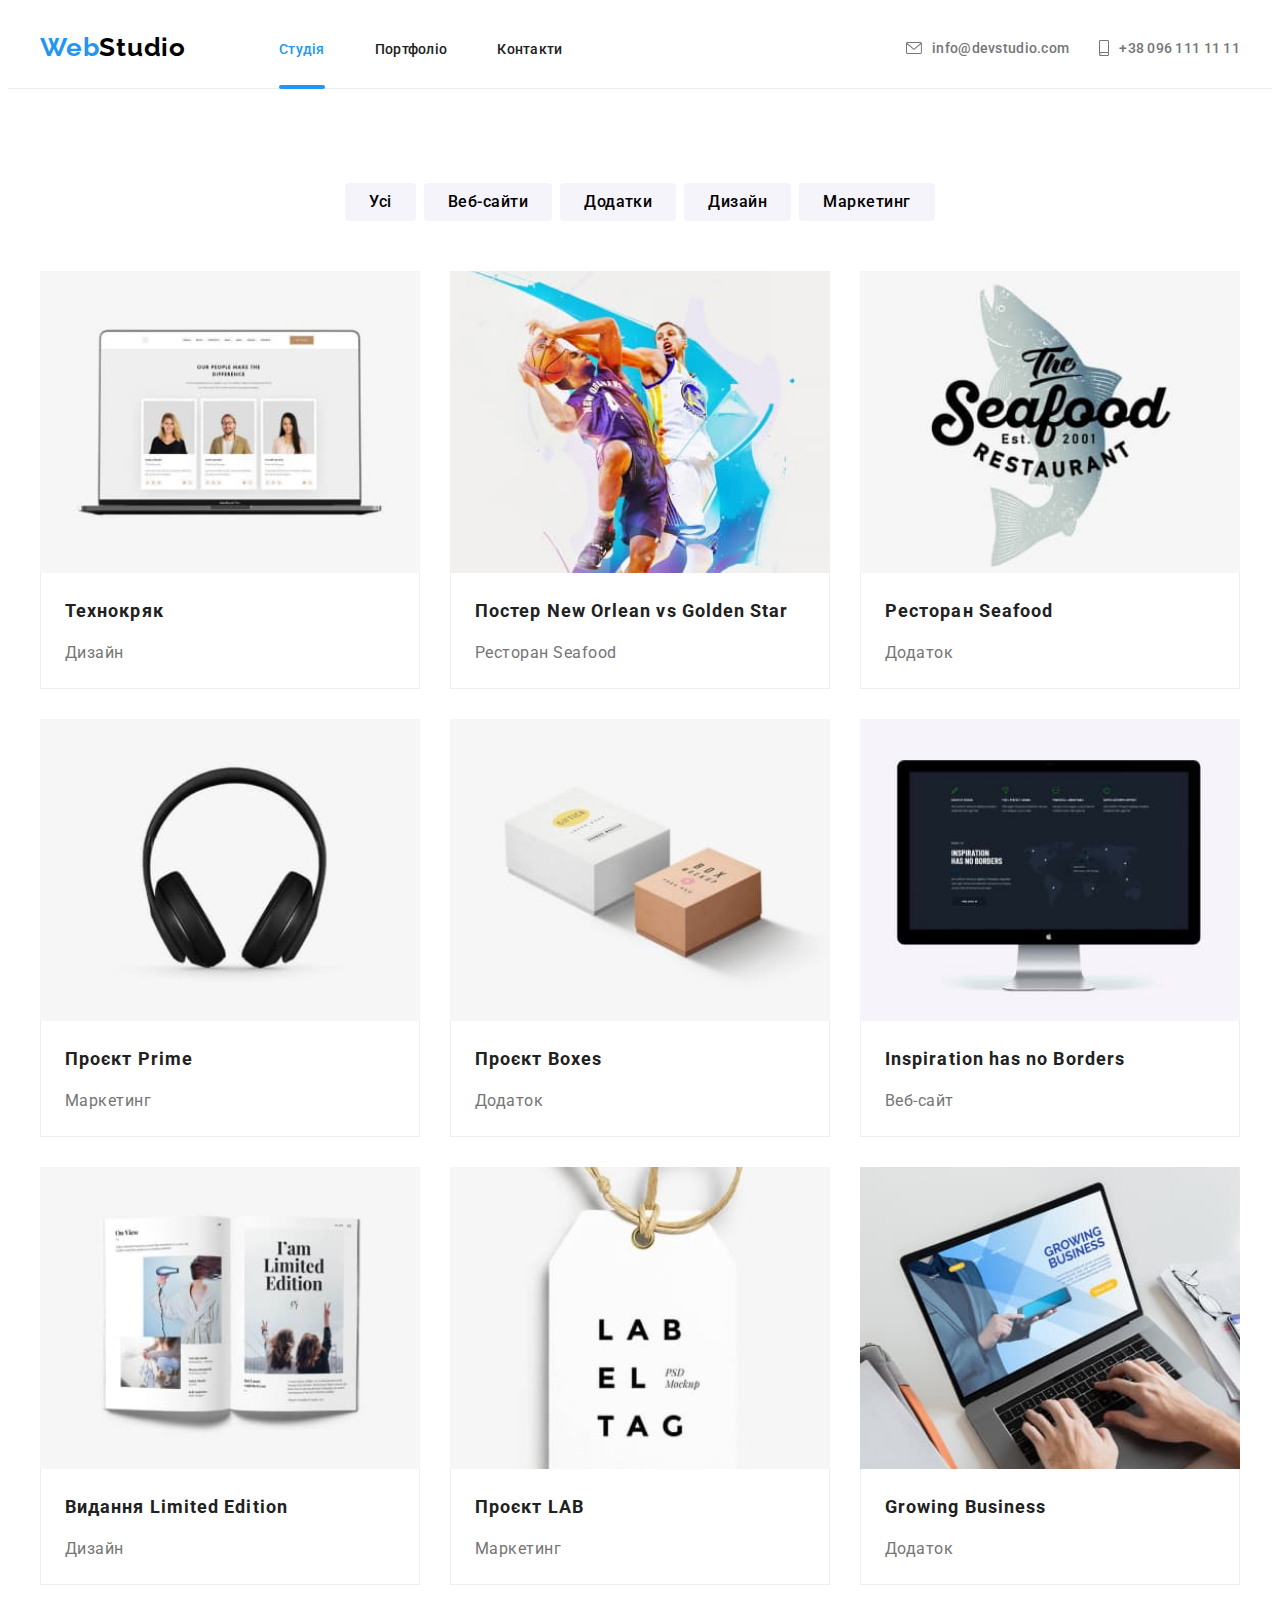
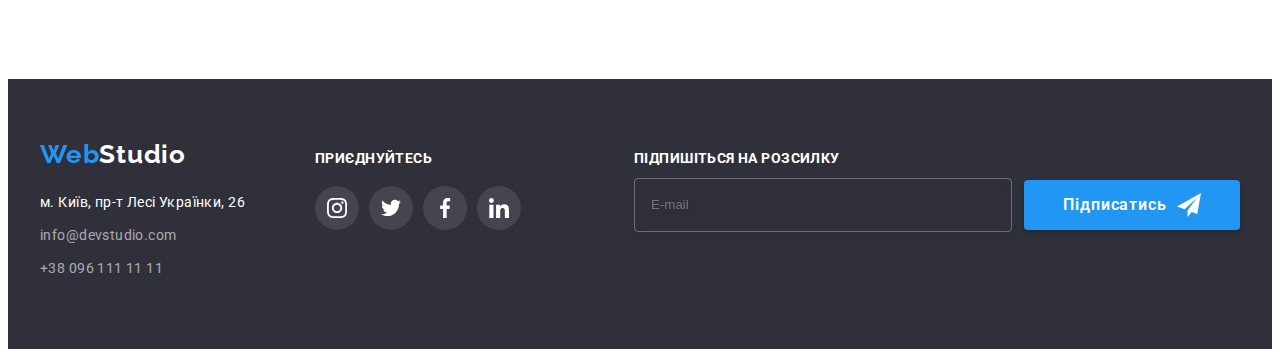
<file: portfolio.html>
<!DOCTYPE html>
<html lang="uk">
  <head>
    <meta charset="UTF-8" />
    <meta http-equiv="X-UA-Compatible" content="IE=edge" />
    <meta name="viewport" content="width=device-width, initial-scale=1.0" />
    <link rel="preconnect" href="https://fonts.googleapis.com" />
    <link rel="preconnect" href="https://fonts.gstatic.com" crossorigin />
    <link
      href="https://fonts.googleapis.com/css2?family=Raleway:wght@700&family=Roboto:wght@400;500;700;900&display=swap"
      rel="stylesheet"
    />
    <link
      rel="stylesheet"
      href="https://cdnjs.cloudflare.com/ajax/libs/modern-normalize/1.1.0/modern-normalize.min.css"
      integrity="sha512-wpPYUAdjBVSE4KJnH1VR1HeZfpl1ub8YT/NKx4PuQ5NmX2tKuGu6U/JRp5y+Y8XG2tV+wKQpNHVUX03MfMFn9Q=="
      crossorigin="anonymous"
      referrerpolicy="no-referrer"
    />
    <link rel="stylesheet" href="./css/styles.css" />
    <link rel="stylesheet" href="./css/main.min.css" />
    <title>Портфоліо</title>
  </head>
  <body>
    <header class="header">
      <div class="container container-header">
        <a href="./index.html" class="logo logo-header"
          >Web<span class="logo-studio">Studio</span></a
        >
        <nav class="navigation">
          <ul class="header-links">
            <li>
              <a class="current header-nav-link" href="./index.html">Студія</a>
            </li>
            <li>
              <a class="header-nav-link" href="./portfolio.html">Портфоліо</a>
            </li>
            <li><a class="header-nav-link" href="#">Контакти</a></li>
          </ul>
        </nav>
        <ul class="header-contacts">
          <li class="contacts-list">
            <a class="contact-link" href="mailto:info@devstudio.com"
              ><svg class="mail-icon" width="16" height="12">
                <use href="./images/icons/icons.svg#icon-envelope"></use>
              </svg>
              info@devstudio.com
            </a>
          </li>
          <li class="contacts-list">
            <a class="contact-link" href="tel:+380961111111"
              ><svg class="phone-icon" width="10" height="16">
                <use href="./images/icons/icons.svg#icon-smartphone"></use></svg
              >+38 096 111 11 11</a
            >
          </li>
        </ul>
      </div>
      <!-- <button type="button" class=""></button> -->
    </header>
    <main>
      <section class="portfolio">
        <div class="container">
          <h1 class="visually-hidden">Портфоліо</h1>
          <ul class="link-portfolio">
            <li><button class="portfolio-btn" type="button">Усі</button></li>
            <li>
              <button class="portfolio-btn" type="button">Веб-сайти</button>
            </li>
            <li>
              <button class="portfolio-btn" type="button">Додатки</button>
            </li>
            <li><button class="portfolio-btn" type="button">Дизайн</button></li>
            <li>
              <button class="portfolio-btn" type="button">Маркетинг</button>
            </li>
          </ul>
          <ul class="link">
            <li class="our-portfolio">
              <a class="link-portfolio-cards" href="">
                <div class="portfolio-text-wrap">
                  <img
                    src="./images/portfolio/технокряк.jpg"
                    alt="Технокряк"
                    width="370"
                    height="294"
                  />
                  <p class="portfolio-text">
                    Ресурс пропонує комплексні пропозиції з різним рівнем
                    функціоналу та сервісів. Все це дозволить відвідувачу
                    отримати вичерпні відомості про компанію чи приватну особу.
                  </p>
                </div>
                <div class="portfolio-title">
                  <h2 class="name-portfolio">Технокряк</h2>
                  <p class="type-portfolio">Дизайн</p>
                </div></a
              >
            </li>
            <li class="our-portfolio">
              <a class="link-portfolio-cards" href=""
                ><div class="portfolio-text-wrap">
                  <img
                    src="./images/portfolio/poster.jpg"
                    alt="Постер"
                    height="294"
                    width="370"
                  />
                  <p class="portfolio-text">
                    Ресурс пропонує комплексні пропозиції з різним рівнем
                    функціоналу та сервісів. Все це дозволить відвідувачу
                    отримати вичерпні відомості про компанію чи приватну особу.
                  </p>
                </div>
                <div class="portfolio-title">
                  <h2 class="name-portfolio">
                    Постер New Orlean vs Golden Star
                  </h2>
                  <p class="type-portfolio">Ресторан Seafood</p>
                </div></a
              >
            </li>
            <li class="our-portfolio">
              <a class="link-portfolio-cards" href=""
                ><div class="portfolio-text-wrap">
                  <img
                    src="./images/portfolio/seafood.jpg"
                    alt="Ресторан"
                    height="294"
                    width="370"
                  />
                  <p class="portfolio-text">
                    Ресурс пропонує комплексні пропозиції з різним рівнем
                    функціоналу та сервісів. Все це дозволить відвідувачу
                    отримати вичерпні відомості про компанію чи приватну особу.
                  </p>
                </div>
                <div class="portfolio-title">
                  <h2 class="name-portfolio">Ресторан Seafood</h2>
                  <p class="type-portfolio">Додаток</p>
                </div></a
              >
            </li>
            <li class="our-portfolio">
              <a class="link-portfolio-cards" href=""
                ><div class="portfolio-text-wrap">
                  <img
                    src="./images/portfolio/prime.jpg"
                    alt="Наушники"
                    height="294"
                    width="370"
                  />
                  <p class="portfolio-text">
                    Ресурс пропонує комплексні пропозиції з різним рівнем
                    функціоналу та сервісів. Все це дозволить відвідувачу
                    отримати вичерпні відомості про компанію чи приватну особу.
                  </p>
                </div>
                <div class="portfolio-title">
                  <h2 class="name-portfolio">Проєкт Prime</h2>
                  <p class="type-portfolio">Маркетинг</p>
                </div></a
              >
            </li>
            <li class="our-portfolio">
              <a class="link-portfolio-cards" href=""
                ><div class="portfolio-text-wrap">
                  <img
                    src="./images/portfolio/boxes.jpg"
                    alt="Коробка"
                    height="294"
                    width="370"
                  />
                  <p class="portfolio-text">
                    Ресурс пропонує комплексні пропозиції з різним рівнем
                    функціоналу та сервісів. Все це дозволить відвідувачу
                    отримати вичерпні відомості про компанію чи приватну особу.
                  </p>
                </div>
                <div class="portfolio-title">
                  <h2 class="name-portfolio">Проєкт Boxes</h2>
                  <p class="type-portfolio">Додаток</p>
                </div></a
              >
            </li>
            <li class="our-portfolio">
              <a class="link-portfolio-cards" href=""
                ><div class="portfolio-text-wrap">
                  <img
                    src="./images/portfolio/inspiration.jpg"
                    alt="Монітор"
                    height="294"
                    width="370"
                  />
                  <p class="portfolio-text">
                    Ресурс пропонує комплексні пропозиції з різним рівнем
                    функціоналу та сервісів. Все це дозволить відвідувачу
                    отримати вичерпні відомості про компанію чи приватну особу.
                  </p>
                </div>
                <div class="portfolio-title">
                  <h2 class="name-portfolio">Inspiration has no Borders</h2>
                  <p class="type-portfolio">Веб-сайт</p>
                </div></a
              >
            </li>
            <li class="our-portfolio">
              <a class="link-portfolio-cards" href=""
                ><div class="portfolio-text-wrap">
                  <img
                    src="./images/portfolio/limitededition.jpg"
                    alt="Видання"
                    height="294"
                    width="370"
                  />
                  <p class="portfolio-text">
                    Ресурс пропонує комплексні пропозиції з різним рівнем
                    функціоналу та сервісів. Все це дозволить відвідувачу
                    отримати вичерпні відомості про компанію чи приватну особу.
                  </p>
                </div>
                <div class="portfolio-title">
                  <h2 class="name-portfolio">Видання Limited Edition</h2>
                  <p class="type-portfolio">Дизайн</p>
                </div></a
              >
            </li>
            <li class="our-portfolio">
              <a class="link-portfolio-cards" href=""
                ><div class="portfolio-text-wrap">
                  <img
                    src="./images/portfolio/lab.jpg"
                    alt="Бірка"
                    height="294"
                    width="370"
                  />
                  <p class="portfolio-text">
                    Ресурс пропонує комплексні пропозиції з різним рівнем
                    функціоналу та сервісів. Все це дозволить відвідувачу
                    отримати вичерпні відомості про компанію чи приватну особу.
                  </p>
                </div>
                <div class="portfolio-title">
                  <h2 class="name-portfolio">Проєкт LAB</h2>
                  <p class="type-portfolio">Маркетинг</p>
                </div></a
              >
            </li>
            <li class="our-portfolio">
              <a class="link-portfolio-cards" href=""
                ><div class="portfolio-text-wrap">
                  <img
                    src="./images/portfolio/growingbusiness.jpg"
                    alt="Ноутбук"
                    height="294"
                    width="370"
                  />
                  <p class="portfolio-text">
                    Ресурс пропонує комплексні пропозиції з різним рівнем
                    функціоналу та сервісів. Все це дозволить відвідувачу
                    отримати вичерпні відомості про компанію чи приватну особу.
                  </p>
                </div>
                <div class="portfolio-title">
                  <h2 class="name-portfolio">Growing Business</h2>
                  <p class="type-portfolio">Додаток</p>
                </div></a
              >
            </li>
          </ul>
        </div>
      </section>
    </main>
    <footer class="footer">
      <div class="container container-list">
        <div>
          <a href="./index.html" class="logo"
            >Web<span class="logo-studio-footer">Studio</span></a
          >
          <address>
            <ul class="address">
              <li class="address-text">
                <a
                  class="geolocation"
                  href="https://goo.gl/maps/hUSadD8ShtcJvT576"
                  target="_blank"
                  rel="noopener noreferrer"
                  >м. Київ, пр-т Лесі Українки, 26</a
                >
              </li>
              <li class="contacts-footer">
                <a href="mailto:info@devstudio.com" class="linknew"
                  >info@devstudio.com</a
                >
              </li>
              <li class="contacts-footer">
                <a href="tel:+380961111111" class="linknew"
                  >+38 096 111 11 11</a
                >
              </li>
            </ul>
          </address>
        </div>
        <div class="soc-footer">
          <p class="title-soc-footer">приєднуйтесь</p>
          <ul class="soc-icons">
            <li class="footer-soc-list">
              <a class="footer-soc-link" href=""
                ><svg class="footer-soc-icon" width="20" height="20">
                  <use
                    href="./images/icons/icons.svg#icon-instagram"
                  ></use></svg
              ></a>
            </li>
            <li class="footer-soc-list">
              <a class="footer-soc-link" href=""
                ><svg class="footer-soc-icon" width="20" height="20">
                  <use href="./images/icons/icons.svg#icon-twitter"></use></svg
              ></a>
            </li>
            <li class="footer-soc-list">
              <a class="footer-soc-link" href=""
                ><svg class="footer-soc-icon" width="20" height="20">
                  <use href="./images/icons/icons.svg#icon-facebook"></use></svg
              ></a>
            </li>
            <li class="footer-soc-list">
              <a class="footer-soc-link" href=""
                ><svg class="footer-soc-icon" width="20" height="20">
                  <use href="./images/icons/icons.svg#icon-linkedin"></use></svg
              ></a>
            </li>
          </ul>
        </div>
        <div class="sub">
          <p class="input-title">підпишіться на розсилку</p>
          <form class="footer-form">
            <input
              type="email"
              name="footer-email-sub"
              class="footer-email-sub"
              placeholder="E-mail"
              id="footer-email-sub"
            />
            <button type="submit" class="sub-btn">
              Підписатись<svg class="sub-icon" width="24" height="24">
                <use href="./images/icons/icons.svg#icon-icon-send"></use>
              </svg>
            </button>
          </form>
        </div>
      </div>
    </footer>
  </body>
</html>
</file>
<file: css/styles.css>
/* ----------------HEADER----------------- */




/* ----------------MAIN---------------------- */







/* -------------FOOTER-------------------- */
</file>
<file: css/main.min.css>
button{cursor:pointer}h1,h2,h3,h4,h5,h6,p{margin:0}body{font-family:"Roboto",sans-serif;background-color:var(--white-color);color:var(--text-color)}a{text-decoration:none}ul{list-style:none;margin:0;padding:0}img{display:block}.container{width:100%;padding-left:15px;padding-right:15px;margin:0 auto}@media screen and (min-width: 480px){.container{max-width:480px}}@media screen and (min-width: 768px){.container{max-width:768px}}@media screen and (min-width: 1200px){.container{min-width:1200px}}.container-list{flex-direction:column;align-items:center;gap:60px;text-align:center;display:flex;justify-content:space-between}@media screen and (min-width: 768px){.container-list{flex-direction:row;flex-wrap:wrap;align-items:baseline;justify-content:space-around}}@media screen and (min-width: 1200px){.container-list{justify-content:space-between;text-align:left;gap:70px;flex-wrap:nowrap}}.visually-hidden{position:absolute;width:1px;height:1px;margin:-1px;border:0;padding:0;white-space:nowrap;-webkit-clip-path:inset(100%);clip-path:inset(100%);clip:rect(0 0 0 0);overflow:hidden}.container-header{display:flex;align-items:center}.navigation{margin-right:auto;display:none}@media screen and (min-width: 768px){.navigation{display:block}}.header a{text-decoration:none}.header{border-bottom:1px solid #ececec}.logo{font-family:"Raleway",sans-serif;text-decoration:none;font-weight:700;font-size:26px;line-height:1.1923076923;letter-spacing:.03em;color:var(--accent-color)}.logo-header{padding-top:24px;padding-bottom:25px;margin-right:88px}@media screen and (min-width: 1200px){.logo-header{margin-right:93px}}.logo-studio{color:var(--logo-color)}.logo-studio-footer{color:var(--white-color)}.header-links{list-style:none;display:flex;gap:50px}.header-links .current{color:var(--accent-color)}.header-nav-link{position:relative;padding-top:32px;padding-bottom:32px;font-weight:500;font-size:14px;line-height:1.1428571429;letter-spacing:.02em;color:var(--title-text-color);transition:color 250ms var(--cubic-anime)}.header-nav-link:hover,.header-nav-link:focus{color:var(--accent-color)}.header-nav-link.current::after{content:"";position:absolute;display:block;width:100%;height:4px;left:0;bottom:0;background-color:var(--accent-color);border-radius:4px}.header-contacts{list-style:none;font-weight:500;font-size:14px;line-height:1.1428571429;letter-spacing:.02em;display:flex;display:none}@media screen and (min-width: 768px){.header-contacts{display:flex;flex-direction:column;gap:10px}}@media screen and (min-width: 1200px){.header-contacts{flex-direction:row;gap:30px}}.contact-link{display:flex;align-items:center;color:var(--text-color);transition:color 250ms var(--cubic-anime)}.contact-link:hover,.contact-link:focus{color:var(--accent-color)}.mail-icon{fill:var(--text-color);margin-right:10px}.contact-mail:hover .mail-icon,.contact-mail:focus .mail-icon{fill:var(--accent-color)}.phone-icon{fill:var(--text-color);margin-right:10px}.contact-phone:hover .phone-icon,.contact-phone:focus .phone-icon{fill:var(--accent-color)}.menu{display:flex;padding:0;margin:0;list-style:none}@media(max-width: 767px){.menu{display:none}}.menu .link{padding:10px;color:inherit;text-decoration:none}.menu .link:hover,.menu .link:focus{text-decoration:underline}.menu-toggle{min-height:40px;min-width:40px;display:flex;align-items:center;justify-content:center;margin-left:auto;padding:0;background-color:rgba(0,0,0,0);cursor:pointer;border:none;border-radius:50%;outline:none}@media(min-width: 768px){.menu-toggle{display:none}}.menu-toggle:hover,.menu-toggle:focus{background-color:rgba(0,0,0,.1)}.menu-container{position:fixed;top:0;left:0;display:flex;flex-direction:column;width:100vw;height:100vh;padding:32px;background-color:#fff;z-index:999;transform:translateX(100%);transition:transform 250ms ease-in-out}.menu-container.is-open{transform:translateX(0)}.menu-container .menu-toggle{position:absolute;top:16px;right:16px;color:#fff}.mobile-menu{padding:0;margin:0;list-style:none;margin-bottom:auto}.mobile-menu .link{display:block;padding:10px;color:#212121;text-decoration:none;font-weight:500;font-size:40px;line-height:1.175;letter-spacing:.02em}.mobile-socials{display:flex;gap:20px}.menu-color-focus{color:var(--accent-color)}.mobile-color-focus{font-weight:500;font-size:34px;line-height:40px;letter-spacing:.02em;color:#2196f3}.mobile-contact-tel{font-weight:500;font-size:34px;line-height:1.1764705882;letter-spacing:.02em;color:var(--accent-color)}@media screen and (max-width: 479px){.mobile-contact-tel{font-size:28px}}.mobile-contact-mail{font-weight:500;font-size:24px;line-height:1.1666666667;letter-spacing:.02em;color:#757575}.mobile-socials-link{font-weight:500;font-size:18px;line-height:1.2222222222;letter-spacing:.02em;color:var(--accent-color);padding-right:10px}@media screen and (max-width: 479px){.mobile-socials-link{font-size:14px}}.mobile-socials-item{border-right:1px solid rgba(33,33,33,.2)}.mobile-socials-item:last-child{border-right:none}.mobile-contacts{margin-bottom:64px}.mobile-contacts-item{padding-bottom:32px}.advantage{padding-top:60px;padding-bottom:60px}@media screen and (min-width: 1200px){.advantage{padding-top:94px;padding-bottom:94px}}.advantage__list{display:flex;flex-direction:column;gap:30px;list-style:none}@media screen and (min-width: 768px){.advantage__list{flex-direction:row;flex-wrap:wrap}}@media screen and (min-width: 768px){.advantage__item{width:calc((100% - 30px)/2)}}@media screen and (min-width: 1200px){.advantage__item{width:calc((100% - 90px)/4)}}.advantage__borger-icon{display:flex;justify-content:center;align-items:center;margin-bottom:30px;height:120px;border-radius:4px;background-color:var(--background-color)}.advantage__list-title{text-align:center;margin-bottom:10px;font-size:14px;line-height:1.1428571429;letter-spacing:.03em;text-transform:uppercase;color:var(--title-text-color)}@media screen and (min-width: 768px){.advantage__list-title{text-align:left}}.advantage__list-text{font-weight:400;font-size:14px;line-height:1.7142857143;letter-spacing:.03em;color:var(--text-color)}.hero{max-width:1600px;margin:o auto;text-align:center;padding-top:118px;padding-bottom:118px;background:var(--background-hero-color);background-image:linear-gradient(rgba(47, 48, 58, 0.4), rgba(47, 48, 58, 0.4)),url(../images/imghero.jpg);background-size:cover;background-position:center;background-repeat:no-repeat}@media(min-device-pixel-ratio: 2),(-webkit-min-device-pixel-ratio: 2),(min-resolution: 192dpi),(min-resolution: 2dppx){.hero{background-image:linear-gradient(rgba(47, 48, 58, 0.4), rgba(47, 48, 58, 0.4)),url(../images/bg-mob-2x.jpg)}}@media screen and (min-width: 1200px){.hero{padding-top:200px;padding-bottom:200px}}.hero__title{margin:0 auto;margin-bottom:30px;max-width:360px;font-weight:900;font-size:26px;line-height:1.6153846154;letter-spacing:.06em;text-transform:uppercase;color:var(--white-color)}@media screen and (min-width: 1200px){.hero__title{font-size:44px;max-width:696px;font-weight:900;font-size:44px;line-height:1.3636363636;letter-spacing:.06em}}.hero__btn{display:inline-block;font-weight:600;font-family:inherit;font-weight:hull;font-size:16px;line-height:1.875;letter-spacing:.06em;align-items:center;cursor:pointer;transition:background-color 250ms var(--cubic-anime);color:var(--white-color);width:216px;height:50px;background:var(--accent-color);box-shadow:0px 4px 4px rgba(0,0,0,.15);border-radius:4px;border:0px}.hero__btn:hover,.hero__btn:focus{background-color:#188ce8}.offers{display:none;padding-bottom:94px}@media screen and (min-width: 1200px){.offers{display:block}}.offers__about-us{margin-bottom:50px;font-size:36px;line-height:1.1666666667;text-align:center;letter-spacing:.03em;color:var(--title-text-color)}.offers__boxes{width:calc((100% - 60px)/3);position:relative}.offers__boxes-title{display:flex;align-items:center;justify-content:center;position:absolute;bottom:0;width:100%;padding-top:27px;padding-bottom:27px;font-weight:700;font-size:14px;line-height:1.1428571429;text-align:center;letter-spacing:.03em;text-transform:uppercase;background-color:rgba(47,48,48,.8);color:#fff}.offers__list-img{display:flex;gap:30px;list-style:none}.team{padding-top:60px;padding-bottom:60px;background:var(--background-color)}@media screen and (min-width: 1200px){.team{padding-top:94px;padding-bottom:94px}}.our-team{margin-bottom:30px;font-size:28px;line-height:1.1785714286;text-align:center;letter-spacing:.03em;color:var(--title-text-color)}@media screen and (min-width: 1200px){.our-team{margin-bottom:50px;font-size:36px;line-height:1.1666666667}}.team-name{margin-bottom:10px;font-weight:500;font-size:16px;line-height:1.1875;text-align:center;letter-spacing:.03em;color:var(--title-text-color)}.team-prof{margin-bottom:16px;font-size:16px;line-height:1.1875;text-align:center;letter-spacing:.03em;color:var(--text-color)}.team-list{flex-direction:column;list-style:none;display:flex;gap:30px}@media screen and (min-width: 768px){.team-list{flex-direction:row;flex-wrap:wrap}}.team-list-wrapper{background-color:var(--white-color);border-radius:0px 0px 4px 4px;box-shadow:0px 1px 3px rgba(0,0,0,.12),0px 1px 1px rgba(0,0,0,.14),0px 2px 1px rgba(0,0,0,.2)}@media screen and (min-width: 768px){.team-list-wrapper{width:calc((100% - 30px)/2)}}@media screen and (min-width: 1200px){.team-list-wrapper{width:calc((100% - 90px)/4)}}.team-list-wrapper img{width:100%;height:auto}.team-wrapper{padding-top:30px;padding-bottom:30px}.team-soc-list{display:flex;justify-content:center;gap:10px}.team-soc-item{width:44px;height:44px}.team-soc-link{width:100%;height:100%;display:block;border-radius:50%;display:flex;justify-content:center;align-items:center;transition:background 250ms var(--cubic-anime),fill 250ms var(--cubic-anime)}.team-soc-link:hover,.team-soc-link:focus{background:var(--accent-color)}.team-soc-icon{fill:#afb1b8}.team-soc-link:focus .team-soc-icon,.team-soc-link:hover .team-soc-icon{fill:var(--white-color)}.our-client{padding-top:60px;padding-bottom:60px}@media screen and (min-width: 1200px){.our-client{padding-top:94px;padding-bottom:94px}}.title-client{margin-bottom:30px;font-size:28px;line-height:1.1785714286;text-align:center;letter-spacing:.03em;color:var(--title-text-color)}@media screen and (min-width: 1200px){.title-client{margin-bottom:50px;font-size:36px;line-height:1.1666666667}}.list-client{display:flex;align-items:center;gap:30px;flex-wrap:wrap}.item-client{width:calc((100% - 30px)/2);height:92px}@media screen and (min-width: 768px){.item-client{width:calc((100% - 60px)/3)}}@media screen and (min-width: 1200px){.item-client{width:calc((100% - 150px)/6)}}.link-client{padding:16px 32px;display:block;display:flex;justify-content:center;align-items:center;border:1px solid #afb1b8;border-radius:4px;transition:border-color 250ms var(--cubic-anime)}.link-client:hover,.link-client:focus{border-color:#188ce8}.client-icon{fill:#afb1b8;transition:fill 250ms var(--cubic-anime)}.link-client:focus .client-icon,.link-client:hover .client-icon{fill:var(--accent-color)}.backdrop{position:fixed;top:0;width:100%;height:100%;background:rgba(0,0,0,.2);transition:opacity 250ms var(--cubic-anime),visibility 250ms var(--cubic-anime)}.backdrop.is-hidden .modal{transform:translate(-50%, -50%) scale(1.5)}.close-btn{position:absolute;top:8px;right:8px;width:30px;height:30px;background:#fff;border:1px solid rgba(0,0,0,.1);border-radius:50%;display:flex;align-items:center;justify-content:center;transition:fill 250ms var(--cubic-anime)}.close-btn:hover,.close-btn:focus{fill:var(--accent-color)}.is-hidden{opacity:0;visibility:hidden;pointer-events:none}.modal{max-width:450px;width:calc(100% - 30px);background-color:var(--white-color);position:absolute;top:50%;left:50%;border-radius:4px;transform:translate(-50%, -50%) scale(1);transition:transform 250ms var(--cubic-anime);padding:40px;height:609px;max-height:90vh;overflow-y:scroll}@media screen and (min-width: 1200px){.modal{max-width:528px}}.modal-title{text-align:center;margin-bottom:12px;font-weight:700;font-size:20px;line-height:1.15;letter-spacing:.03em;color:var(--title-text-color)}.modal-input{width:100%;height:40px;border:1px solid rgba(33,33,33,.2);border-radius:4px;background-color:rgba(0,0,0,0);padding-left:42px;outline:rgba(0,0,0,0);transition:border-color 250ms var(--cubic-anime)}.modal-input:focus,.modal-input:hover{border-color:var(--accent-color)}.modal-input:focus+.modal-icon,.modal-input:hover+.modal-icon{fill:var(--accent-color)}.modal-input::-moz-placeholder{font-weight:400;font-size:12px;line-height:1.1666666667;letter-spacing:.01em;color:rgba(117,117,117,.5)}.modal-input:-ms-input-placeholder{font-weight:400;font-size:12px;line-height:1.1666666667;letter-spacing:.01em;color:rgba(117,117,117,.5)}.modal-input::placeholder{font-weight:400;font-size:12px;line-height:1.1666666667;letter-spacing:.01em;color:rgba(117,117,117,.5)}.modal-icon{position:absolute;left:5px;top:50%;transform:translateY(-50%);left:12px;transition:fill 250ms var(--cubic-anime)}.input-wrap{position:relative}.label-wrap{position:relative;display:block;font-weight:400;font-size:12px;line-height:1.1666666667;letter-spacing:.01em;color:var(--text-color);padding-bottom:10px}.label-wrap span{display:block;margin-bottom:4px}.text-comment{width:100%;height:120px;border:1px solid rgba(33,33,33,.2);border-radius:4px;outline:rgba(0,0,0,0);resize:none;padding:12px 16px;transition:border-color 250ms var(--cubic-anime)}.text-comment:hover,.text-comment:focus{border-color:var(--accent-color)}.check-text{font-size:15px;color:var(--text-color);display:flex;align-items:center}.check-text::before{flex-shrink:0;content:"";width:16px;height:15px;border:2px solid #212121;border-radius:2px;margin-right:7px}.modal-check:focus+.check-text::before{border-color:var(--accent-color)}.modal-check:checked+.check-text::before{background-color:var(--accent-color);border:none;background-image:url(../images/Vector.svg);background-position:center;background-repeat:no-repeat}.label-btn{margin:0 auto;display:block;margin-top:30px;font-weight:600;font-family:inherit;font-size:16px;line-height:1.875;align-items:center;letter-spacing:.06em;cursor:pointer;transition:background-color 250ms var(--cubic-anime);color:var(--white-color);width:216px;height:50px;background:var(--accent-color);box-shadow:0px 4px 4px rgba(0,0,0,.15);border-radius:4px;border:0px}.label-btn:hover,.label-btn:focus{background-color:#188ce8}.modal-link-accept{margin-left:5px;color:var(--accent-color);text-decoration:underline}:root{--title-text-color: #212121;--text-color: #757575;--accent-color: #2196f3;--white-color: #ffffff;--logo-color: #000000;--background-color: #f5f4fa;--background-hero-color: #2f303a;--footer-link: rgba(255, 255, 255, 0.6);--cubic-anime: cubic-bezier(0.4, 0, 0.2, 1)}.link{flex-direction:column;display:flex;flex-wrap:wrap;gap:30px;list-style:none}@media screen and (min-width: 768px){.link{flex-direction:row}}@media screen and (min-width: 768px){.our-portfolio{width:calc((100% - 30px)/2)}}@media screen and (min-width: 1200px){.our-portfolio{width:calc((100% - 60px)/3)}}.link-portfolio{margin-bottom:40px;display:flex;gap:15px 8px;flex-wrap:wrap}@media screen and (min-width: 768px){.link-portfolio{margin-bottom:30px;justify-content:center}}@media screen and (min-width: 1200px){.link-portfolio{margin-bottom:50px}}.link-portfolio-cards{display:flex;flex-direction:column;height:100%;transition:box-shadow 250ms var(--cubic-anime)}.link-portfolio-cards:hover{box-shadow:0px 1px 1px rgba(0,0,0,.12),0px 4px 4px rgba(0,0,0,.06),1px 4px 6px rgba(0,0,0,.16)}.link-portfolio-cards img{width:100%;height:auto}.portfolio{padding-top:60px;padding-bottom:60px}@media screen and (min-width: 1200px){.portfolio{padding-top:94px;padding-bottom:94px}}.portfolio-text-wrap{position:relative;overflow:hidden}.portfolio-text{position:absolute;top:0;left:0;height:100%;display:flex;align-items:center;background-color:rgba(33,150,243,.9);color:var(--white-color);font-weight:400;font-size:18px;line-height:1.5555555556;letter-spacing:.03em;padding:0px 24px;transform:translateY(100%);transition:transform 250ms var(--cubic-anime)}.link-portfolio-cards:hover .portfolio-text,.link-portfolio-cards:focus .portfolio-text{transform:translateY(0)}.portfolio-text-wrap{position:relative}.portfolio-btn{display:inline-block;font-family:inherit;padding:6px 24px;font-weight:500;font-size:16px;line-height:1.625;letter-spacing:.03em;background:var(--background-color);border:0px;border-radius:4px;cursor:pointer;transition:color 250ms var(--cubic-anime),box-shadow 250ms var(--cubic-anime),background 250ms var(--cubic-anime)}.portfolio-btn:hover,.portfolio-btn:focus{color:var(--accent-color);box-shadow:0px 3px 1px rgba(0,0,0,.1),0px 1px 2px rgba(0,0,0,.08),0px 2px 2px rgba(0,0,0,.12);border-radius:4px;background:var(--accent-color);color:var(--white-color)}.name-portfolio{margin-bottom:9px;font-size:18px;line-height:2;letter-spacing:.06em;color:var(--title-text-color)}.portfolio-title{padding:20px 24px 20px 24px;border-color:var(--white-color);border:1px solid #eee;border-top:0;flex-grow:1}.type-portfolio{font-size:16px;line-height:30px;letter-spacing:.03em;color:var(--text-color)}.footer{background:var(--background-hero-color);text-decoration:none;list-style:none;padding-top:60px;padding-bottom:60px}.contacts-footer{font-size:14px;line-height:1.7142857143;letter-spacing:.03em}address{margin-top:20px;font-style:normal}.address-text{margin-bottom:9px}.contacts-footer{margin-bottom:9px}.geolocation{font-size:14px;line-height:1.7142857143;letter-spacing:.03em;color:var(--white-color);transition:250ms cubic-bezier(0.4, 0, 0.2, 1)}.geolocation:hover,.geolocation:focus{color:var(--accent-color)}.linknew{margin-top:9px;margin-bottom:9px;color:var(--footer-link);transition:250ms cubic-bezier(0.4, 0, 0.2, 1)}.linknew:hover,.linknew:focus{color:var(--accent-color)}.title-soc-footer{font-weight:700;font-size:14px;line-height:1.1428571429;letter-spacing:.03em;text-transform:uppercase;color:var(--white-color);margin-bottom:20px}.soc-icons{display:flex;gap:10px}.footer-soc-list{width:44px;height:44px}.footer-soc-link{width:100%;height:100%;display:block;border-radius:50%;display:flex;justify-content:center;align-items:center;background-color:rgba(255,255,255,.1);transition:250ms cubic-bezier(0.4, 0, 0.2, 1)}.footer-soc-link:hover,.footer-soc-link:focus{background-color:var(--accent-color)}.footer-soc-icon{fill:var(--white-color)}.footer-email-sub{width:100%;height:50px;border:1px solid rgba(255,255,255,.3);filter:drop-shadow(0px 4px 4px rgba(0, 0, 0, 0.15));border-radius:4px;background-color:rgba(0,0,0,0)}@media screen and (min-width: 768px){.footer-email-sub{width:450px}}@media screen and (min-width: 1200px){.footer-email-sub{width:358px}}.sub{width:100%}@media screen and (min-width: 1200px){.sub{width:auto;margin-left:auto}}.input-title{font-weight:700;font-size:14px;line-height:1.1428571429;letter-spacing:.03em;text-transform:uppercase;margin-bottom:12px;color:#fff}.sub-btn{margin:0 auto;display:flex;align-items:center;justify-content:center;font-weight:600;font-family:inherit;font-size:16px;line-height:1.875;align-items:center;letter-spacing:.06em;cursor:pointer;transition:background-color 250ms var(--cubic-anime);color:var(--white-color);width:216px;height:50px;background:var(--accent-color);box-shadow:0px 4px 4px rgba(0,0,0,.15);border-radius:4px;border:0px}.sub-btn:hover,.sub-btn:focus{background-color:#188ce8}.footer-form{align-items:center;flex-direction:column;width:100%;display:flex;gap:20px}@media screen and (min-width: 1200px){.footer-form{flex-direction:row;gap:12px}}.sub-icon{margin-left:10px}.footer-email-sub{padding-left:16px;color:var(--white-color);background-color:rgba(0,0,0,0);outline:rgba(0,0,0,0)}/*# sourceMappingURL=main.min.css.map */
</file>
